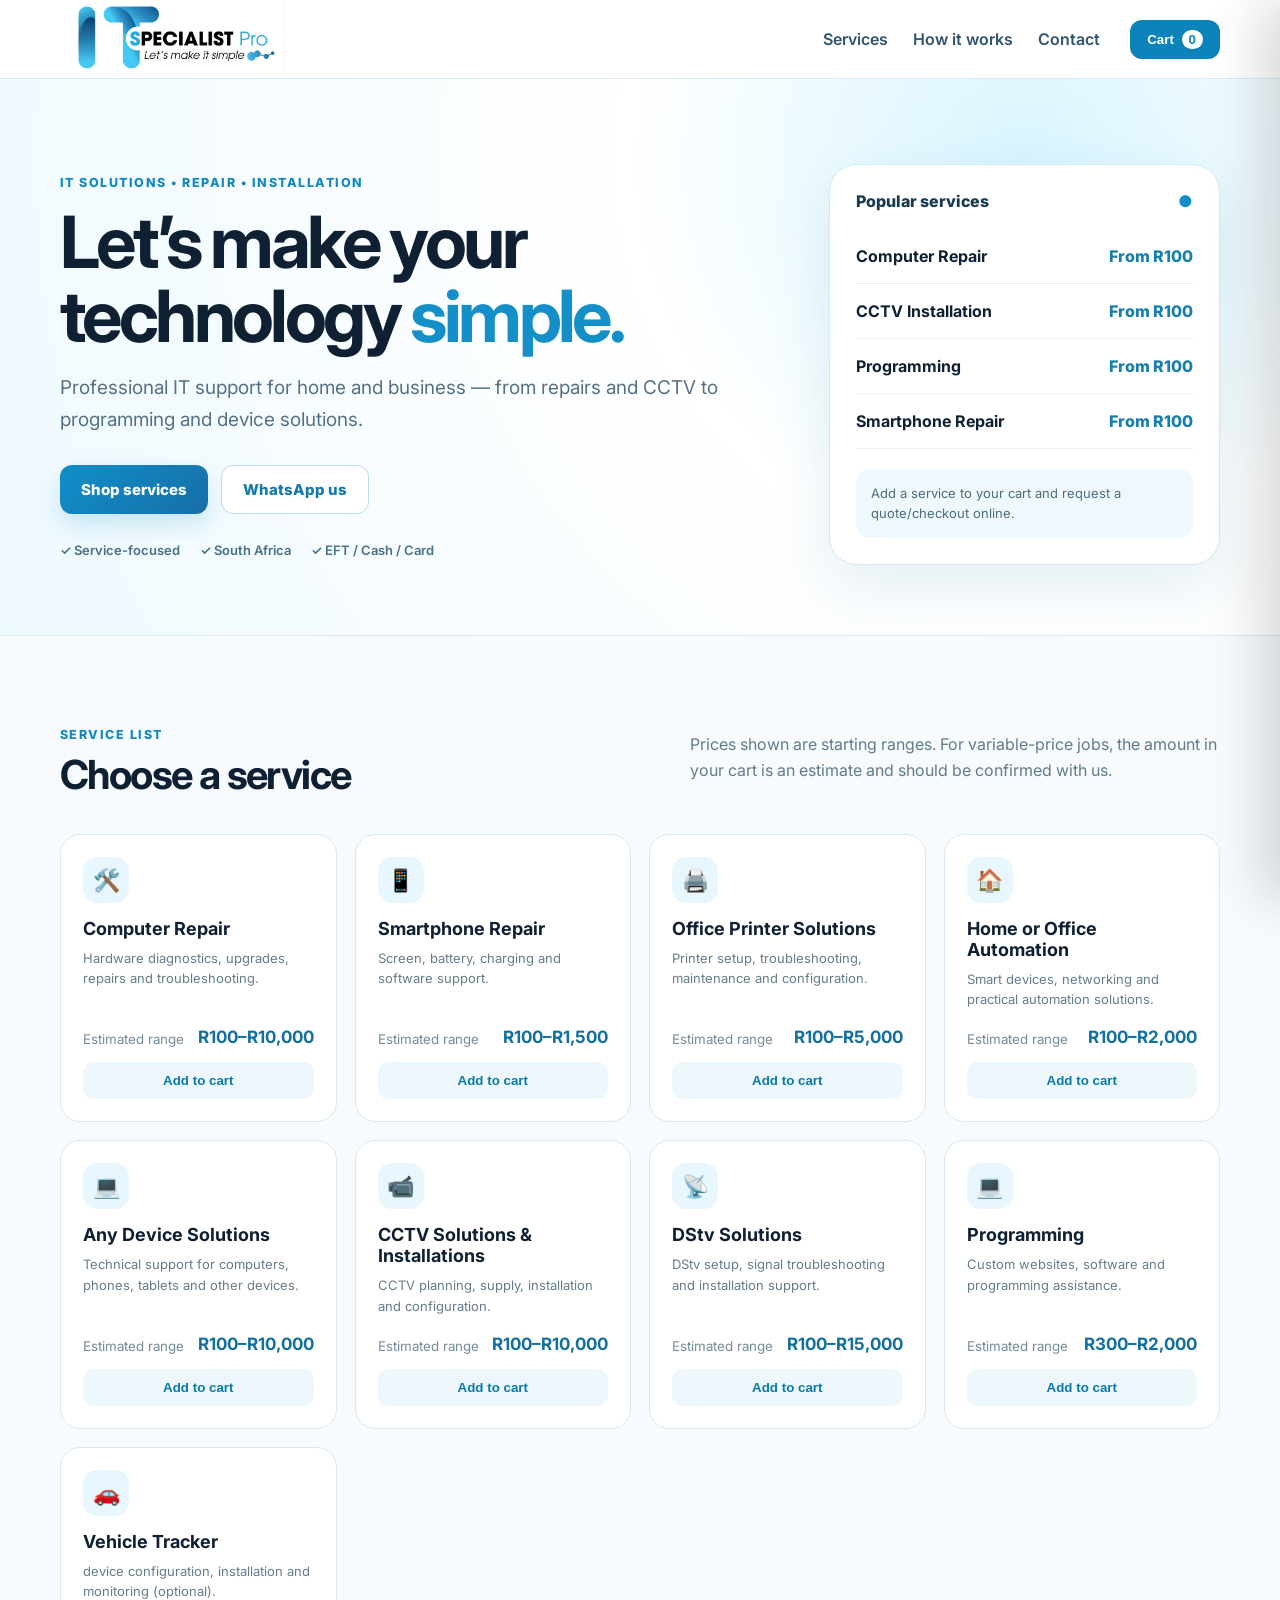
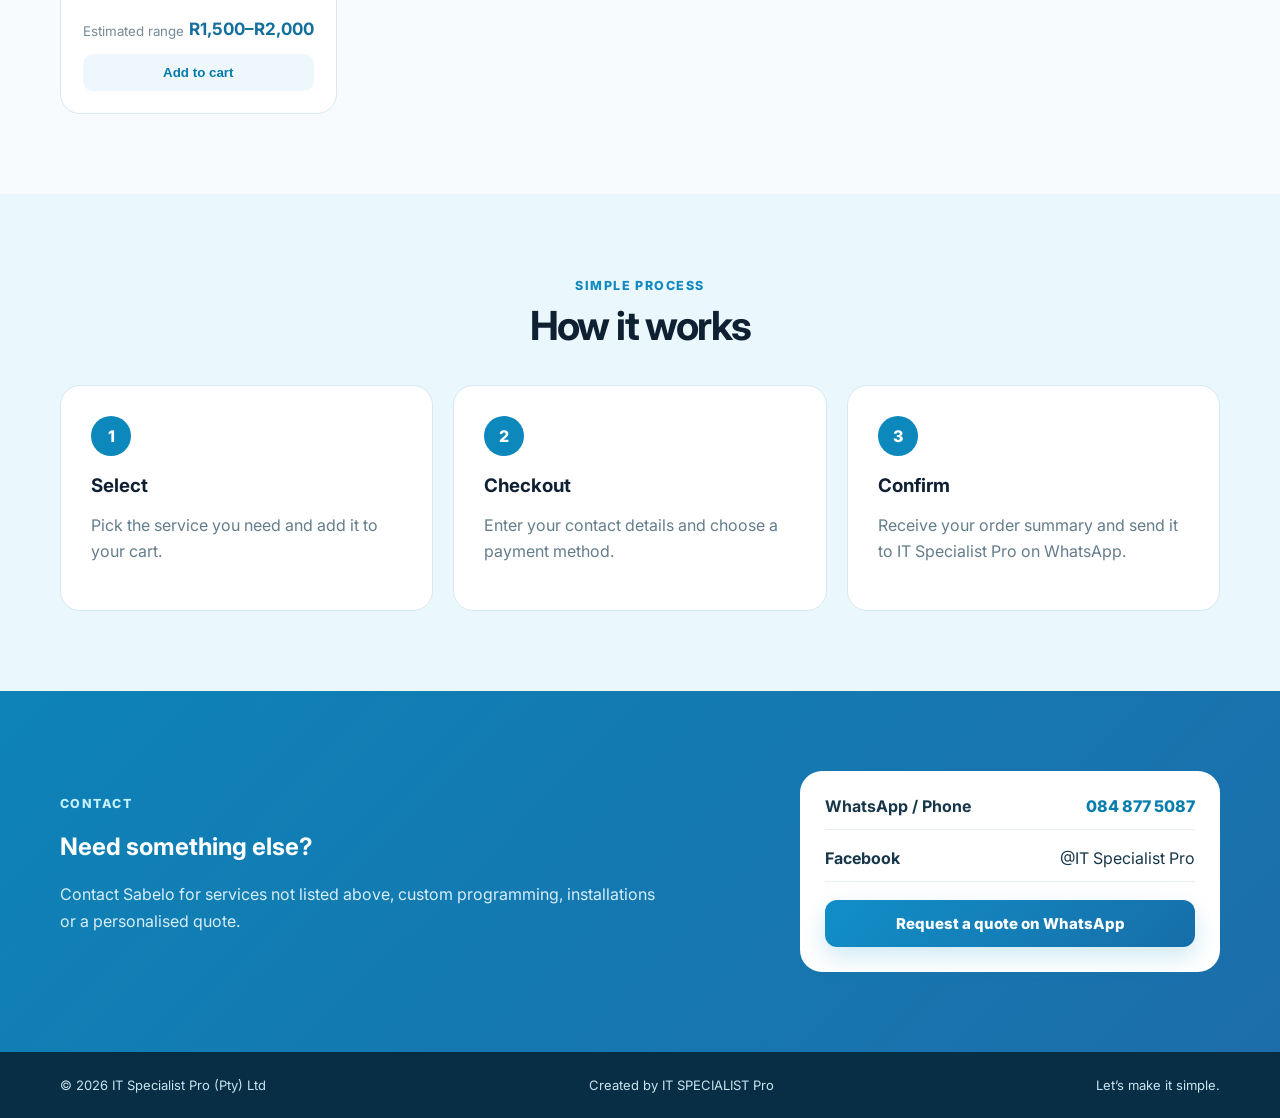
<file: index.html>
<!DOCTYPE html>
<html lang="en">
<head>
<meta charset="UTF-8"><meta name="viewport" content="width=device-width,initial-scale=1">
<title>IT Specialist Pro | IT Services & Solutions</title>
<meta name="description" content="IT Specialist Pro - IT repairs, CCTV, DStv, automation, programming and device solutions.">
<link rel="preconnect" href="https://fonts.googleapis.com"><link rel="preconnect" href="https://fonts.gstatic.com" crossorigin>
<link href="https://fonts.googleapis.com/css2?family=Inter:wght@400;500;600;700;800&display=swap" rel="stylesheet">
<link rel="stylesheet" href="style.css">
</head>
<body>
<header class="site-header"><div class="container nav">
<a class="brand" href="#home"><img src="assets/logo.jpg" alt="IT Specialist Pro"></a>
<nav><a href="#services">Services</a><a href="#how-it-works">How it works</a><a href="#contact">Contact</a></nav>
<button class="cart-button" id="openCartBtn">Cart <span id="cartCount">0</span></button>
</div></header>

<main>
<section class="hero" id="home"><div class="container hero-grid">
<div><span class="eyebrow">IT SOLUTIONS • REPAIR • INSTALLATION</span>
<h1>Let’s make your technology <span>simple.</span></h1>
<p>Professional IT support for home and business — from repairs and CCTV to programming and device solutions.</p>
<div class="hero-actions"><a class="btn primary" href="#services">Shop services</a>
<a class="btn secondary" href="https://wa.me/27848775087?text=Hi%20IT%20Specialist%20Pro%2C%20I%20need%20help%20with%20an%20IT%20service." target="_blank" rel="noopener">WhatsApp us</a></div>
<div class="trust-row"><span>✓ Service-focused</span><span>✓ South Africa</span><span>✓ EFT / Cash / Card</span></div>
</div>
<div class="hero-card"><div class="hero-card-top"><span>Popular services</span><span>●</span></div>
<div class="mini-service"><b>Computer Repair</b><span>From R100</span></div>
<div class="mini-service"><b>CCTV Installation</b><span>From R100</span></div>
<div class="mini-service"><b>Programming</b><span>From R100</span></div>
<div class="mini-service"><b>Smartphone Repair</b><span>From R100</span></div>
<div class="hero-note">Add a service to your cart and request a quote/checkout online.</div></div>
</div></section>

<section class="services-section" id="services"><div class="container">
<div class="section-heading"><div><span class="eyebrow">SERVICE LIST</span><h2>Choose a service</h2></div>
<p>Prices shown are starting ranges. For variable-price jobs, the amount in your cart is an estimate and should be confirmed with us.</p></div>
<div class="service-grid" id="serviceGrid"></div>
</div></section>

<section class="how-section" id="how-it-works"><div class="container">
<div class="section-heading centered"><span class="eyebrow">SIMPLE PROCESS</span><h2>How it works</h2></div>
<div class="steps"><div class="step"><span>1</span><h3>Select</h3><p>Pick the service you need and add it to your cart.</p></div>
<div class="step"><span>2</span><h3>Checkout</h3><p>Enter your contact details and choose a payment method.</p></div>
<div class="step"><span>3</span><h3>Confirm</h3><p>Receive your order summary and send it to IT Specialist Pro on WhatsApp.</p></div></div>
</div></section>

<section class="contact-section" id="contact"><div class="container contact-grid">
<div><span class="eyebrow">CONTACT</span><h2>Need something else?</h2>
<p>Contact Sabelo for services not listed above, custom programming, installations or a personalised quote.</p></div>
<div class="contact-card"><div><b>WhatsApp / Phone</b><a href="tel:+27848775087">084 877 5087</a></div>
<div><b>Facebook</b><span>@IT Specialist Pro</span></div>
<a class="btn primary full" href="https://wa.me/27848775087?text=Hi%20IT%20Specialist%20Pro%2C%20I%20would%20like%20a%20quote." target="_blank" rel="noopener">Request a quote on WhatsApp</a></div>
</div></section>
</main>

<footer><div class="container footer-inner"><span>© <span id="year"></span> IT Specialist Pro (Pty) Ltd</span></span> Created by IT SPECIALIST Pro</span><span>Let’s make it simple.</span></div></footer>

<div class="overlay" id="overlay"></div>
<aside class="cart-drawer" id="cartDrawer"><div class="drawer-head"><h2>Your cart</h2><button class="icon-btn" id="closeCartBtn">×</button></div>
<div id="cartItems" class="cart-items"></div>
<div class="cart-summary"><div><span>Estimated total</span><strong id="cartTotal">R0</strong></div><button class="btn primary full" id="checkoutBtn">Checkout</button></div></aside>

<div class="modal-backdrop" id="checkoutModal"><div class="modal">
<div class="modal-head"><div><span class="eyebrow">CHECKOUT</span><h2>Complete your order</h2></div><button class="icon-btn" id="closeCheckoutBtn">×</button></div>
<form id="checkoutForm">
<div class="form-grid"><label>Full name<input id="customerName" required placeholder="Your name"></label>
<label>Phone / WhatsApp<input id="customerPhone" required placeholder="084 877 5087"></label></div>
<label>Email (optional)<input id="customerEmail" type="email" placeholder="you@example.com"></label>
<label>Service address / job location<textarea id="customerAddress" required placeholder="Where should the service be performed?"></textarea></label>
<label>Order notes (optional)<textarea id="customerNotes" placeholder="Tell us anything important about the job..."></textarea></label>
<fieldset><legend>Payment method</legend>
<label class="radio"><input type="radio" name="payment" value="eft" checked> Bank deposit / EFT</label>
<label class="radio"><input type="radio" name="payment" value="cash"> Cash</label>
<label class="radio"><input type="radio" name="payment" value="card"> Card (gateway integration required)</label>
<label class="radio"><input type="radio" name="payment" value="scan"> Scan to Pay (gateway integration required)</label>
</fieldset>
<div class="bank-box" id="bankBox"><h3>Banking details</h3><div class="bank-grid">
<span>Bank</span><b>FNB / RMB</b><span>Account holder</span><b>It Specialist Pro (pty) Ltd</b>
<span>Account type</span><b>Gold Business Account</b><span>Account number</span><b>63021828190</b>
<span>Branch code</span><b>250655</b></div>
<small>Use your order number as the EFT payment reference. Please send proof of payment after placing the order.</small></div>
<div class="checkout-total"><span>Estimated order total</span><strong id="checkoutTotal">R0</strong></div>
<button class="btn primary full" type="submit">Place order & send to WhatsApp</button>
<p class="secure-note">For variable-price services, the displayed amount is an estimate. Final pricing should be confirmed before work begins.</p>
</form></div></div>
<script src="script.js"></script>
</body></html>
</file>
<file: style.css>
*{box-sizing:border-box}html{scroll-behavior:smooth}body{margin:0;font-family:Inter,system-ui,sans-serif;color:#102033;background:#f7fbfe}a{text-decoration:none;color:inherit}.container{width:min(1160px,92%);margin:auto}.site-header{position:sticky;top:0;z-index:20;background:rgba(255,255,255,.94);backdrop-filter:blur(14px);border-bottom:1px solid #dbeaf3}.nav{height:78px;display:flex;align-items:center;gap:30px}.brand img{width:230px;height:82px;object-fit:contain}.nav nav{display:flex;gap:25px;margin-left:auto;font-weight:600;color:#31546d}.nav nav a:hover{color:#138ec6}.cart-button{border:0;background:#0d83bc;color:#fff;padding:12px 17px;border-radius:12px;font-weight:800;cursor:pointer}.cart-button span{background:#fff;color:#0d83bc;border-radius:20px;padding:2px 7px;margin-left:4px}.hero{background:radial-gradient(circle at 80% 15%,#d9f5ff 0,#fff 35%,#eef9fe 100%);padding:85px 0 70px;border-bottom:1px solid #dbeaf3}.hero-grid{display:grid;grid-template-columns:1.35fr .75fr;gap:65px;align-items:center}.eyebrow{color:#1289c0;font-weight:800;letter-spacing:.12em;font-size:.78rem}.hero h1{font-size:clamp(42px,6vw,72px);line-height:1.02;margin:14px 0 20px;letter-spacing:-.05em}.hero h1 span{color:#148fc8}.hero p{font-size:19px;line-height:1.7;color:#557084;max-width:700px}.hero-actions{display:flex;gap:13px;margin:28px 0}.btn{display:inline-flex;justify-content:center;align-items:center;border:0;border-radius:12px;padding:14px 21px;font-weight:800;cursor:pointer;font-size:15px}.btn.primary{background:linear-gradient(135deg,#118fc8,#176ea8);color:white;box-shadow:0 10px 25px rgba(17,143,200,.2)}.btn.secondary{background:#fff;color:#147aa9;border:1px solid #b9dce9}.full{width:100%}.trust-row{display:flex;gap:20px;flex-wrap:wrap;color:#467087;font-size:13px;font-weight:600}.hero-card{background:#fff;border:1px solid #d4e8f1;border-radius:28px;padding:26px;box-shadow:0 20px 60px rgba(27,112,151,.12)}.hero-card-top{display:flex;justify-content:space-between;font-weight:800;margin-bottom:18px;color:#173a51}.hero-card-top span:last-child{color:#138ec6}.mini-service{display:flex;justify-content:space-between;padding:17px 0;border-bottom:1px solid #e8f1f5}.mini-service span{color:#167fae;font-weight:800}.hero-note{margin-top:20px;background:#eff9fd;border-radius:14px;padding:15px;color:#4d6c7c;font-size:13px;line-height:1.5}.services-section,.how-section,.contact-section{padding:80px 0}.section-heading{display:flex;align-items:end;justify-content:space-between;gap:30px;margin-bottom:35px}.section-heading h2{font-size:40px;letter-spacing:-.04em;margin:7px 0 0}.section-heading p{max-width:530px;color:#627a89;line-height:1.6}.centered{display:block;text-align:center}.service-grid{display:grid;grid-template-columns:repeat(4,1fr);gap:18px}.service-card{background:#fff;border:1px solid #d9e9f0;border-radius:20px;padding:22px;display:flex;flex-direction:column;min-height:250px;transition:.2s}.service-card:hover{transform:translateY(-4px);box-shadow:0 16px 35px rgba(27,112,151,.1);border-color:#a9d8e8}.service-icon{width:46px;height:46px;border-radius:14px;background:#e7f7fd;color:#0c8bc4;display:grid;place-items:center;font-size:22px;margin-bottom:15px}.service-card h3{margin:0 0 9px;font-size:18px}.service-card p{margin:0;color:#657d8b;line-height:1.55;font-size:13px}.price-row{display:flex;justify-content:space-between;align-items:end;margin-top:auto;padding-top:18px}.price-row small{color:#758b98}.price-row strong{font-size:17px;color:#126f9e}.add-btn{margin-top:15px;width:100%;padding:11px;border-radius:10px;border:0;background:#eef8fc;color:#087aa9;font-weight:800;cursor:pointer}.add-btn:hover{background:#d8f1fb}.how-section{background:#eaf7fc}.steps{display:grid;grid-template-columns:repeat(3,1fr);gap:20px}.step{background:#fff;border-radius:20px;padding:30px;border:1px solid #d6e9f0}.step>span{display:grid;place-items:center;width:40px;height:40px;border-radius:50%;background:#0d88bd;color:#fff;font-weight:800}.step h3{margin:18px 0 8px}.step p{color:#647d8b;line-height:1.6}.contact-section{background:linear-gradient(135deg,#0d83b7,#1c6eaa);color:#fff}.contact-section .eyebrow{color:#c5f0ff}.contact-section p{color:#d7eef7;line-height:1.7;max-width:600px}.contact-grid{display:grid;grid-template-columns:1fr 420px;gap:50px;align-items:center}.contact-card{background:#fff;color:#17364a;border-radius:22px;padding:25px;display:grid;gap:18px}.contact-card>div{display:flex;justify-content:space-between;gap:20px;border-bottom:1px solid #e7eff3;padding-bottom:13px}.contact-card a:not(.btn){color:#087eaf;font-weight:800}footer{background:#082e46;color:#c8e4ee;padding:25px 0}.footer-inner{display:flex;justify-content:space-between;gap:20px;font-size:13px}.overlay{position:fixed;inset:0;background:rgba(5,30,45,.42);opacity:0;pointer-events:none;transition:.25s;z-index:30}.overlay.open{opacity:1;pointer-events:auto}.cart-drawer{position:fixed;right:0;top:0;height:100vh;width:min(430px,94vw);background:#fff;z-index:40;transform:translateX(100%);transition:.25s;display:flex;flex-direction:column;box-shadow:-20px 0 50px rgba(0,0,0,.15)}.cart-drawer.open{transform:translateX(0)}.drawer-head,.modal-head{display:flex;justify-content:space-between;align-items:center;padding:22px;border-bottom:1px solid #e2edf2}.drawer-head h2,.modal-head h2{margin:3px 0 0}.icon-btn{background:#edf6fa;border:0;border-radius:10px;width:38px;height:38px;font-size:24px;cursor:pointer;color:#345}.cart-items{padding:20px;overflow:auto;flex:1}.empty{text-align:center;color:#708591;padding:55px 20px}.cart-line{border:1px solid #dceaf0;border-radius:15px;padding:15px;margin-bottom:12px}.cart-line-top{display:flex;justify-content:space-between;gap:10px}.cart-line p{font-size:12px;color:#6c828d;margin:7px 0}.qty{display:flex;align-items:center;gap:8px;margin-top:10px}.qty button{width:28px;height:28px;border:1px solid #cde0e8;border-radius:7px;background:#fff;cursor:pointer}.remove{margin-left:auto;border:0;background:none;color:#c34d4d;cursor:pointer}.cart-summary{padding:20px;border-top:1px solid #e2edf2}.cart-summary>div,.checkout-total{display:flex;justify-content:space-between;margin-bottom:16px}.cart-summary strong,.checkout-total strong{font-size:20px;color:#087eaf}.modal-backdrop{position:fixed;inset:0;background:rgba(5,30,45,.58);display:none;align-items:center;justify-content:center;padding:20px;z-index:50}.modal-backdrop.open{display:flex}.modal{background:#fff;width:min(720px,100%);max-height:92vh;overflow:auto;border-radius:24px;box-shadow:0 30px 80px rgba(0,0,0,.25)}.modal-head{position:sticky;top:0;background:#fff;z-index:2}.modal form{padding:22px}.form-grid{display:grid;grid-template-columns:1fr 1fr;gap:15px}label{display:block;font-size:13px;font-weight:700;color:#375466;margin-bottom:15px}input,textarea{display:block;width:100%;margin-top:7px;padding:13px 14px;border:1px solid #cfe0e8;border-radius:10px;font:inherit;outline:none}textarea{min-height:90px;resize:vertical}input:focus,textarea:focus{border-color:#0d8ac0;box-shadow:0 0 0 3px #e5f7fc}fieldset{border:1px solid #d7e8ef;border-radius:14px;padding:16px;margin:10px 0 17px}legend{font-weight:800;padding:0 6px}.radio{display:flex;gap:8px;align-items:center;font-weight:600;margin:9px 0}.radio input{width:auto;margin:0}.bank-box{background:#eff9fc;border:1px solid #cdeaf4;border-radius:14px;padding:17px;margin-bottom:18px}.bank-box h3{margin:0 0 12px}.bank-grid{display:grid;grid-template-columns:1fr 1.5fr;gap:8px;font-size:13px}.bank-grid span{color:#66808e}.bank-box small{display:block;margin-top:14px;color:#5e7682;line-height:1.5}.secure-note{font-size:11px;color:#778b95;text-align:center;margin:12px 0 0}@media(max-width:900px){.service-grid{grid-template-columns:repeat(2,1fr)}.hero-grid,.contact-grid{grid-template-columns:1fr}.nav nav{display:none}.hero-card{max-width:600px}.section-heading{display:block}.section-heading p{margin-top:15px}}@media(max-width:600px){.brand img{width:190px}.nav{height:70px}.service-grid,.steps,.form-grid{grid-template-columns:1fr}.hero{padding-top:55px}.hero h1{font-size:44px}.hero-actions{flex-direction:column}.btn{width:100%}.services-section,.how-section,.contact-section{padding:55px 0}.section-heading h2{font-size:33px}.footer-inner{flex-direction:column}.bank-grid{grid-template-columns:1fr}.modal{border-radius:16px}}
</file>
